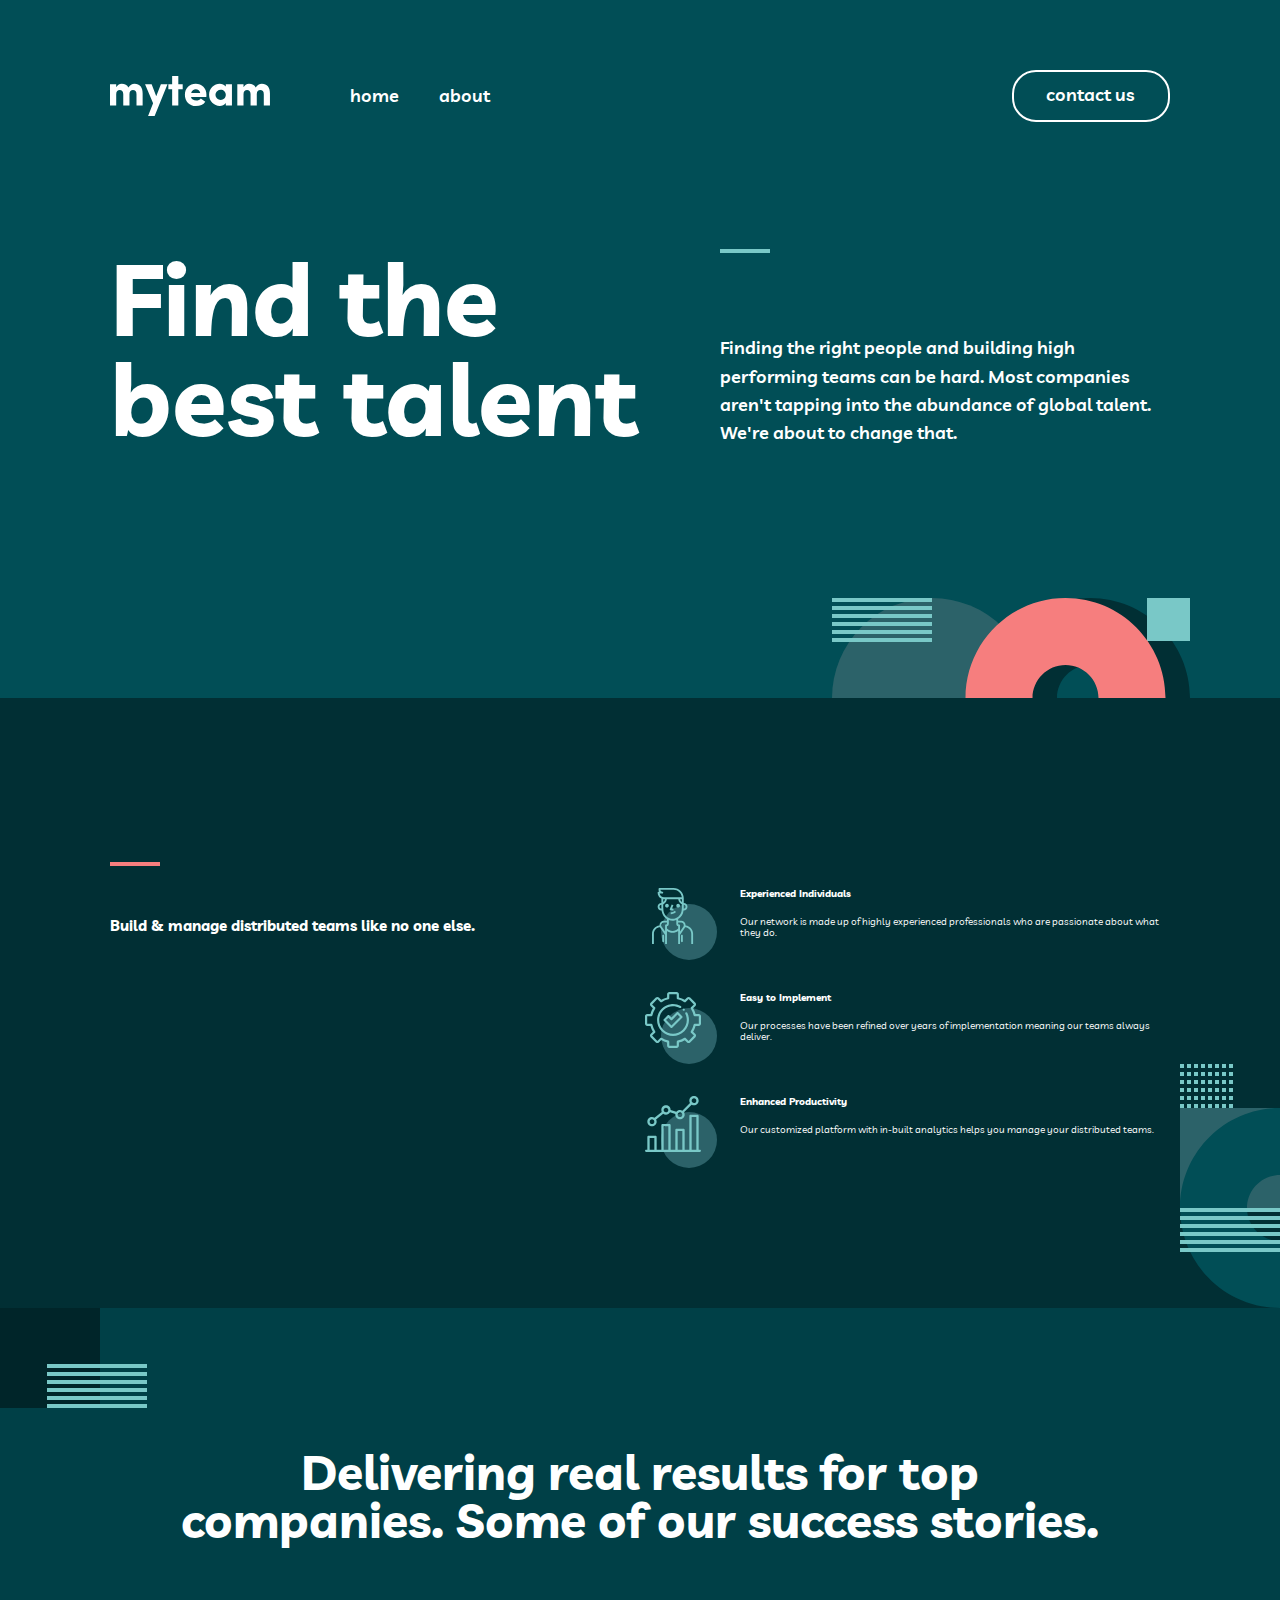
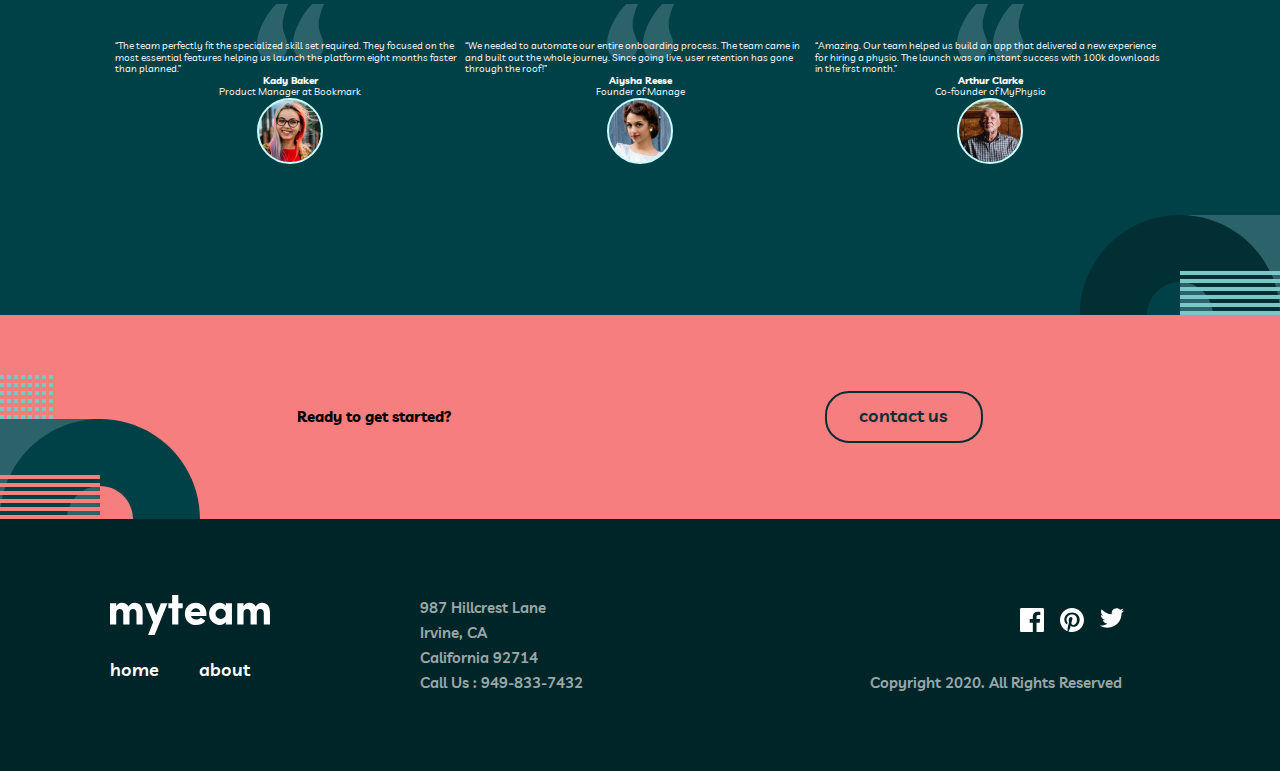
<file: index.html>
<!DOCTYPE html>
<html lang="en">
  <head>
    <meta charset="UTF-8" />
    <meta name="viewport" content="width=device-width, initial-scale=1.0" />
    <title>My Team | Home</title>
    <link rel="stylesheet" href="css/style.css" />
  </head>
  <body>
    <!-- HEADER -->
    <header class="header">
      <div class="header-container container">
        <a href="index.html" class="logo">
          <img src="./images/svg/logo.svg" alt="" />
        </a>
        <div class="header-inner-wrapper">
          <button class="header-inner-wrapper-btn">
            <img
              class="header-inner-wrapper-btn-img"
              src="./images/svg/close-btn.svg"
              alt=""
              width="16"
              height="16"
            />
          </button>
          <ul class="header-list">
            <li class="header-item">
              <a href="#" class="header-link">home</a>
            </li>
            <li class="header-item">
              <a href="./pages/about/about.html" class="header-link">about</a>
            </li>
          </ul>
          <button class="header-btn btn">contact us</button>
        </div>
        <button class="header-toggle-btn">
          <img src="./images/svg/header-white-icon.svg" alt="" />
        </button>
      </div>
    </header>
    <!-- MAIN -->
    <main class="main">
      <section class="hero">
        <div class="hero-inside inside">
          <div class="hero-container container">
            <h1 class="hero-heading">Find the best <span>talent</span></h1>
            <div class="hero-right">
              <p class="hero-paragraph">
                Finding the right people and building high performing teams can
                be hard. Most companies aren't tapping into the abundance of
                global talent. We're about to change that.
              </p>
            </div>
          </div>
        </div>
      </section>
      <section class="team">
        <div class="team-inside inside">
          <div class="team-container container">
            <div class="team-left">
              <h2>Build & manage distributed teams like no one else.</h2>
            </div>
            <div class="team-right">
              <div class="team-card">
                <div class="team-card-img">
                  <img src="./images/svg/icon-feature-experience.svg" alt="" />
                </div>
                <div class="team-card-text">
                  <h4>Experienced Individuals</h4>
                  <p>
                    Our network is made up of highly experienced professionals
                    who are passionate about what they do.
                  </p>
                </div>
              </div>
              <div class="team-card">
                <div class="team-card-img">
                  <img
                    src="./images/svg/icon-feature-implementation.svg"
                    alt=""
                  />
                </div>
                <div class="team-card-text">
                  <h4>Easy to Implement</h4>
                  <p>
                    Our processes have been refined over years of implementation
                    meaning our teams always deliver.
                  </p>
                </div>
              </div>
              <div class="team-card">
                <div class="team-card-img">
                  <img
                    src="./images/svg/icon-feature-productivity.svg"
                    alt=""
                  />
                </div>
                <div class="team-card-text">
                  <h4>Enhanced Productivity</h4>
                  <p>
                    Our customized platform with in-built analytics helps you
                    manage your distributed teams.
                  </p>
                </div>
              </div>
            </div>
          </div>
        </div>
      </section>
      <section class="success">
        <div class="success-inside inside">
          <div class="success-container container">
            <h2 class="success-heading">
              Delivering real results for top companies. Some of our
              <span> success stories.</span>
            </h2>
            <div class="success-cards-container">
              <div class="success-card">
                <p>
                  “The team perfectly fit the specialized skill set required.
                  They focused on the most essential features helping us launch
                  the platform eight months faster than planned.”
                </p>
                <h4>Kady Baker</h4>
                <span>Product Manager at Bookmark</span>
                <img src="./images/svg/success-card-icon-1.svg" alt="" />
              </div>
              <div class="success-card">
                <p>
                  “We needed to automate our entire onboarding process. The team
                  came in and built out the whole journey. Since going live,
                  user retention has gone through the roof!”
                </p>
                <h4>Aiysha Reese</h4>
                <span>Founder of Manage</span>
                <img src="./images/svg/success-card-icon-2.svg" alt="" />
              </div>
              <div class="success-card">
                <p>
                  “Amazing. Our team helped us build an app that delivered a new
                  experience for hiring a physio. The launch was an instant
                  success with 100k downloads in the first month.”
                </p>
                <h4>Arthur Clarke</h4>
                <span>Co-founder of MyPhysio</span>
                <img src="./images/svg/success-card-icon-3.svg" alt="" />
              </div>
            </div>
          </div>
        </div>
      </section>
    </main>
    <!-- FOOTER -->
    <footer class="footer">
      <div class="footer-top-inside inside">
        <div class="footer-top container">
          <h2>Ready to get started?</h2>
          <button class="footer-btn btn">contact us</button>
        </div>
      </div>
      <div class="footer-bottom container">
        <a class="footer-logo" href="index.html"
          ><img src="./images/svg/logo.svg" alt=""
        /></a>
        <ul class="footer-list">
          <li class="footer-item">
            <a class="footer-link" href="index.html">home</a>
          </li>
          <li class="footer-item">
            <a class="footer-link" href="#">about</a>
          </li>
        </ul>
        <span class="footer-place footer-place-1">987 Hillcrest Lane</span>
        <span class="footer-place footer-place-2">Irvine, CA</span>
        <span class="footer-place footer-place-3">California 92714</span>
        <span class="footer-place footer-place-4">Call Us : 949-833-7432</span>
        <ul class="footer-social-medias-container">
          <li class="footer-social-media">
            <a href="#">
              <svg
                width="24"
                height="24"
                viewBox="0 0 24 24"
                fill="none"
                xmlns="http://www.w3.org/2000/svg"
              >
                <path
                  d="M22.675 0H1.325C0.593 0 0 0.593 0 1.325V22.676C0 23.407 0.593 24 1.325 24H12.82V14.706H9.692V11.084H12.82V8.413C12.82 5.313 14.713 3.625 17.479 3.625C18.804 3.625 19.942 3.724 20.274 3.768V7.008L18.356 7.009C16.852 7.009 16.561 7.724 16.561 8.772V11.085H20.148L19.681 14.707H16.561V24H22.677C23.407 24 24 23.407 24 22.675V1.325C24 0.593 23.407 0 22.675 0Z"
                  fill="white"
                />
              </svg>
            </a>
          </li>
          <li class="footer-social-media">
            <a href="#">
              <svg
                width="24"
                height="24"
                viewBox="0 0 24 24"
                fill="none"
                xmlns="http://www.w3.org/2000/svg"
              >
                <path
                  d="M12 0C5.373 0 0 5.372 0 12C0 17.084 3.163 21.426 7.627 23.174C7.522 22.225 7.427 20.769 7.669 19.733C7.887 18.796 9.076 13.768 9.076 13.768C9.076 13.768 8.717 13.049 8.717 11.986C8.717 10.318 9.684 9.072 10.888 9.072C11.911 9.072 12.406 9.841 12.406 10.762C12.406 11.791 11.751 13.33 11.412 14.757C11.129 15.951 12.011 16.926 13.189 16.926C15.322 16.926 16.961 14.677 16.961 11.431C16.961 8.558 14.897 6.549 11.949 6.549C8.535 6.549 6.531 9.11 6.531 11.756C6.531 12.787 6.928 13.894 7.424 14.494C7.522 14.613 7.536 14.718 7.507 14.839L7.174 16.199C7.121 16.419 7 16.466 6.772 16.36C5.273 15.662 4.336 13.471 4.336 11.711C4.336 7.926 7.086 4.449 12.265 4.449C16.428 4.449 19.663 7.416 19.663 11.38C19.663 15.516 17.056 18.844 13.436 18.844C12.22 18.844 11.077 18.213 10.686 17.466L9.938 20.319C9.667 21.362 8.936 22.669 8.446 23.465C9.57 23.812 10.763 24 12 24C18.627 24 24 18.627 24 12C24 5.372 18.627 0 12 0Z"
                  fill="white"
                />
              </svg>
            </a>
          </li>
          <li class="footer-social-media">
            <a href="#">
              <svg
                width="24"
                height="20"
                viewBox="0 0 24 20"
                fill="none"
                xmlns="http://www.w3.org/2000/svg"
              >
                <path
                  d="M24 2.55699C23.117 2.94899 22.168 3.21299 21.172 3.33199C22.189 2.72299 22.97 1.75799 23.337 0.607986C22.386 1.17199 21.332 1.58199 20.21 1.80299C19.313 0.845986 18.032 0.247986 16.616 0.247986C13.437 0.247986 11.101 3.21399 11.819 6.29299C7.728 6.08799 4.1 4.12799 1.671 1.14899C0.381 3.36199 1.002 6.25699 3.194 7.72299C2.388 7.69699 1.628 7.47599 0.965 7.10699C0.911 9.38799 2.546 11.522 4.914 11.997C4.221 12.185 3.462 12.229 2.69 12.081C3.316 14.037 5.134 15.46 7.29 15.5C5.22 17.123 2.612 17.848 0 17.54C2.179 18.937 4.768 19.752 7.548 19.752C16.69 19.752 21.855 12.031 21.543 5.10599C22.505 4.41099 23.34 3.54399 24 2.55699Z"
                  fill="white"
                />
              </svg>
            </a>
          </li>
        </ul>
        <span class="footer-copyright">
          Copyright 2020. All Rights Reserved
        </span>
      </div>
    </footer>
    <script src="./js/app.js"></script>
  </body>
</html>
</file>
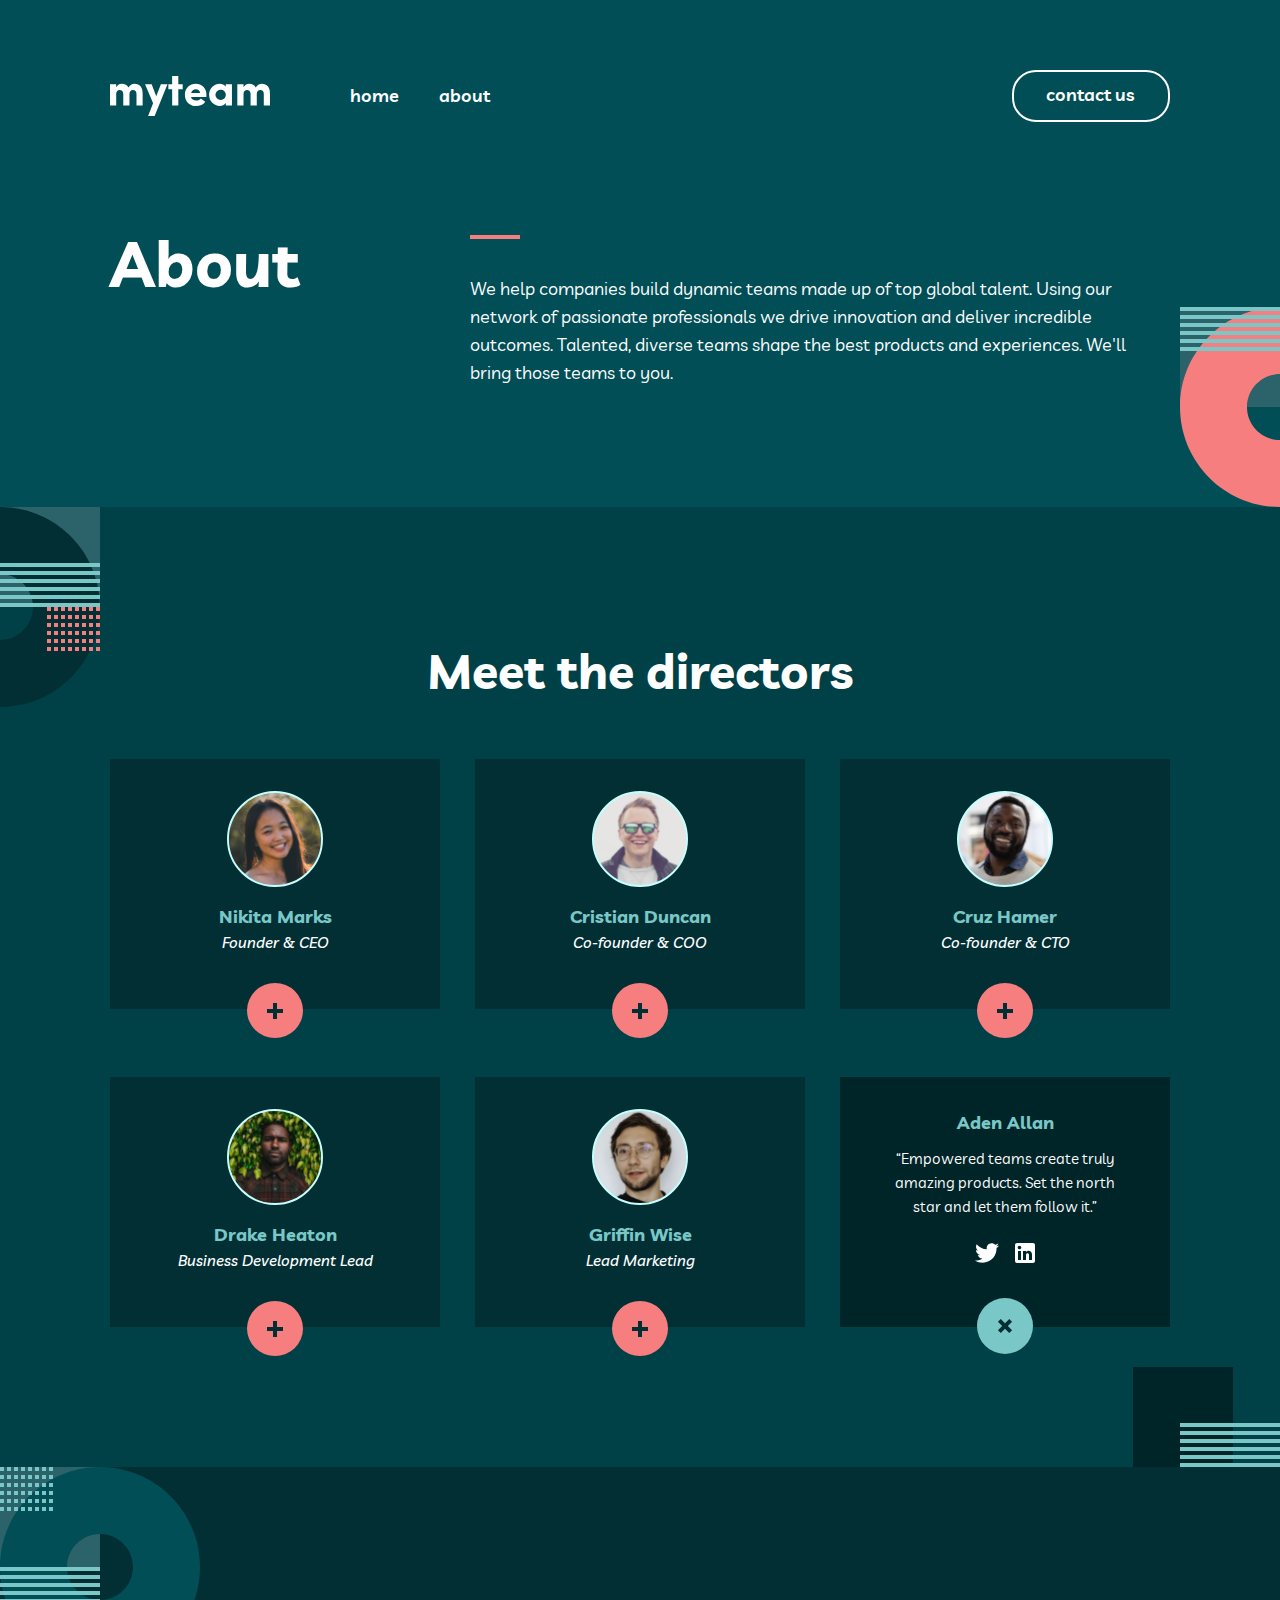
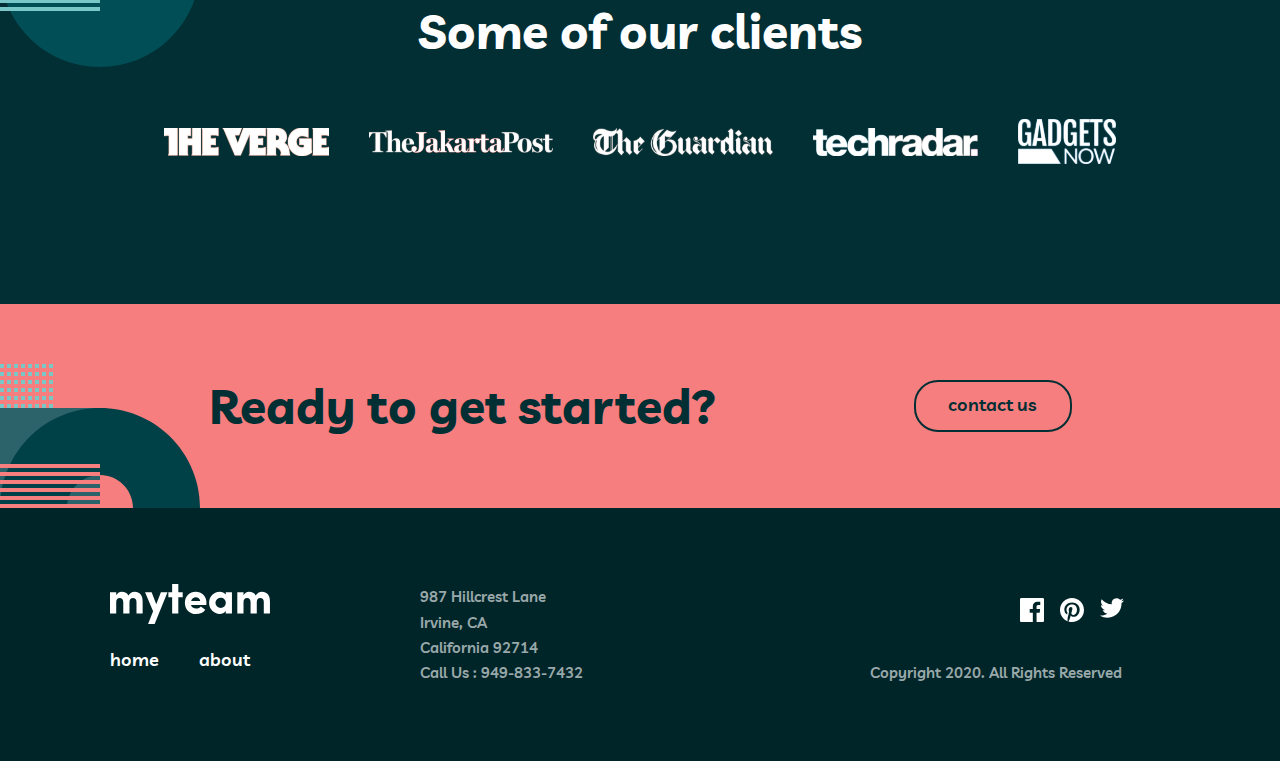
<file: pages/about/about.html>
<!DOCTYPE html>
<html lang="en">
  <head>
    <meta charset="UTF-8" />
    <meta name="viewport" content="width=device-width, initial-scale=1.0" />
    <title>My Team | About</title>
    <link rel="stylesheet" href="about.css" />
  </head>
  <body>
    <!-- HEADER -->
    <header class="header">
      <div class="header-container container">
        <a href="../../index.html" class="logo">
          <img src="../../images/svg/logo.svg" alt="" />
        </a>
        <div class="header-inner-wrapper">
          <button class="header-inner-wrapper-btn">
            <img
              class="header-inner-wrapper-btn-img"
              src="../../images/svg/close-btn.svg"
              alt=""
              width="16"
              height="16"
            />
          </button>
          <ul class="header-list">
            <li class="header-item">
              <a href="../../index.html" class="header-link">home</a>
            </li>
            <li class="header-item">
              <a href="./about.html" class="header-link">about</a>
            </li>
          </ul>
          <a class="header-btn btn" href="../contact/contact.html"
            >contact us</a
          >
        </div>
        <button class="header-toggle-btn">
          <img src="../../images/svg/header-white-icon.svg" alt="" />
        </button>
      </div>
    </header>
    <!-- MAIN -->
    <main class="main">
      <section class="hero">
        <div class="hero-inside inside">
          <div class="hero-container container">
            <h2 class="hero-heading">About</h2>
            <div class="hero-right">
              <p class="hero-paragraph">
                We help companies build dynamic teams made up of top global
                talent. Using our network of passionate professionals we drive
                innovation and deliver incredible outcomes. Talented, diverse
                teams shape the best products and experiences. We'll bring those
                teams to you.
              </p>
            </div>
          </div>
        </div>
      </section>
      <section class="directors">
        <div class="directors-inside inside">
          <div class="directors-container container">
            <h2 class="directors-heading">Meet the directors</h2>
            <div class="directors-cards-container">
              <div class="directors-card">
                <img
                  class="directors-card-image"
                  src="../../images/svg/directors-image-1.svg"
                  alt=""
                />
                <h4 class="directors-card-heading">Nikita Marks</h4>
                <p class="directors-card-paragraph">Founder & CEO</p>
                <div class="plus-block">
                  <img
                    class="plus-block-image"
                    src="../../images/svg/plus-shape.svg"
                    alt=""
                  />
                </div>
              </div>
              <div class="directors-card">
                <img
                  class="directors-card-image"
                  src="../../images/svg/directors-image-2.svg"
                  alt=""
                />
                <h4 class="directors-card-heading">Cristian Duncan</h4>
                <p class="directors-card-paragraph">Co-founder & COO</p>
                <div class="plus-block">
                  <img
                    class="plus-block-image"
                    src="../../images/svg/plus-shape.svg"
                    alt=""
                  />
                </div>
              </div>
              <div class="directors-card">
                <img
                  class="directors-card-image"
                  src="../../images/svg/directors-image-3.svg"
                  alt=""
                />
                <h4 class="directors-card-heading">Cruz Hamer</h4>
                <p class="directors-card-paragraph">Co-founder & CTO</p>
                <div class="plus-block">
                  <img
                    class="plus-block-image"
                    src="../../images/svg/plus-shape.svg"
                    alt=""
                  />
                </div>
              </div>
              <div class="directors-card">
                <img
                  class="directors-card-image"
                  src="../../images/svg/directors-image-4.svg"
                  alt=""
                />
                <h4 class="directors-card-heading">Drake Heaton</h4>
                <p class="directors-card-paragraph">
                  Business Development Lead
                </p>
                <div class="plus-block">
                  <img
                    class="plus-block-image"
                    src="../../images/svg/plus-shape.svg"
                    alt=""
                  />
                </div>
              </div>
              <div class="directors-card">
                <img
                  class="directors-card-image"
                  src="../../images/svg/directors-image-5.svg"
                  alt=""
                />
                <h4 class="directors-card-heading">Griffin Wise</h4>
                <p class="directors-card-paragraph">Lead Marketing</p>
                <div class="plus-block">
                  <img
                    class="plus-block-image"
                    src="../../images/svg/plus-shape.svg"
                    alt=""
                  />
                </div>
              </div>
              <div class="directors-card-text">
                <h4 class="directors-card-text-heading">Aden Allan</h4>
                <p class="directors-card-text-paragraph">
                  “Empowered teams create truly amazing products. Set the north
                  star and let them follow it.”
                </p>
                <div class="directors-card-social-medias">
                  <svg
                    class="svg"
                    width="24"
                    height="20"
                    viewBox="0 0 24 20"
                    fill="none"
                    xmlns="http://www.w3.org/2000/svg"
                  >
                    <path
                      d="M24 2.55699C23.117 2.94899 22.168 3.21299 21.172 3.33199C22.189 2.72299 22.97 1.75799 23.337 0.607986C22.386 1.17199 21.332 1.58199 20.21 1.80299C19.313 0.845986 18.032 0.247986 16.616 0.247986C13.437 0.247986 11.101 3.21399 11.819 6.29299C7.728 6.08799 4.1 4.12799 1.671 1.14899C0.381 3.36199 1.002 6.25699 3.194 7.72299C2.388 7.69699 1.628 7.47599 0.965 7.10699C0.911 9.38799 2.546 11.522 4.914 11.997C4.221 12.185 3.462 12.229 2.69 12.081C3.316 14.037 5.134 15.46 7.29 15.5C5.22 17.123 2.612 17.848 0 17.54C2.179 18.937 4.768 19.752 7.548 19.752C16.69 19.752 21.855 12.031 21.543 5.10599C22.505 4.41099 23.34 3.54399 24 2.55699Z"
                      fill="white"
                    />
                  </svg>
                  <svg
                    class="svg"
                    width="20"
                    height="20"
                    viewBox="0 0 20 20"
                    fill="none"
                    xmlns="http://www.w3.org/2000/svg"
                  >
                    <path
                      fill-rule="evenodd"
                      clip-rule="evenodd"
                      d="M2 0H18C19.1 0 20 0.9 20 2V18C20 19.1 19.1 20 18 20H2C0.9 20 0 19.1 0 18V2C0 0.9 0.9 0 2 0ZM6 17V8H3V17H6ZM4.5 6.3C3.5 6.3 2.7 5.5 2.7 4.5C2.7 3.5 3.5 2.7 4.5 2.7C5.5 2.7 6.3 3.5 6.3 4.5C6.3 5.5 5.5 6.3 4.5 6.3ZM14 17H17V11.3C17 9.4 15.4 7.8 13.5 7.8C12.6 7.8 11.5 8.4 11 9.2V8H8V17H11V11.7C11 10.9 11.7 10.2 12.5 10.2C13.3 10.2 14 10.9 14 11.7V17Z"
                      fill="white"
                    />
                  </svg>
                </div>
                <div class="plus-block-text">
                  <img src="../../images/svg/krivoy-plus.svg" alt="" />
                </div>
              </div>
            </div>
          </div>
        </div>
      </section>
      <section class="clients">
        <div class="clients-container container">
          <h2 class="clients-heaing">Some of our clients</h2>
          <div class="clients-images-container">
            <img src="../../images/svg/client-1.svg" alt="" />
            <img src="../../images/svg/client-2.svg" alt="" />
            <img src="../../images/svg/client-3.svg" alt="" />
            <img src="../../images/svg/client-4.svg" alt="" />
            <img src="../../images/svg/client-5.svg" alt="" />
          </div>
        </div>
      </section>
    </main>
    <!-- FOOTER -->
    <footer class="footer">
      <div class="footer-top-inside inside">
        <div class="footer-top container">
          <h2 class="footer-top-heading">Ready to get started?</h2>
          <a href="../contact/contact.html" class="footer-btn btn"
            >contact us</a
          >
        </div>
      </div>
      <div class="footer-bottom container">
        <a class="footer-logo" href="../../index.html"
          ><img src="../../images/svg/logo.svg" alt=""
        /></a>
        <ul class="footer-list">
          <li class="footer-item">
            <a class="footer-link" href="../../index.html">home</a>
          </li>
          <li class="footer-item">
            <a class="footer-link" href="./about.html">about</a>
          </li>
        </ul>
        <span class="footer-place footer-place-1">987 Hillcrest Lane</span>
        <span class="footer-place footer-place-2">Irvine, CA</span>
        <span class="footer-place footer-place-3">California 92714</span>
        <span class="footer-place footer-place-4">Call Us : 949-833-7432</span>
        <ul class="footer-social-medias-container">
          <li class="footer-social-media">
            <a href="#">
              <svg
                width="24"
                height="24"
                viewBox="0 0 24 24"
                fill="none"
                xmlns="http://www.w3.org/2000/svg"
              >
                <path
                  d="M22.675 0H1.325C0.593 0 0 0.593 0 1.325V22.676C0 23.407 0.593 24 1.325 24H12.82V14.706H9.692V11.084H12.82V8.413C12.82 5.313 14.713 3.625 17.479 3.625C18.804 3.625 19.942 3.724 20.274 3.768V7.008L18.356 7.009C16.852 7.009 16.561 7.724 16.561 8.772V11.085H20.148L19.681 14.707H16.561V24H22.677C23.407 24 24 23.407 24 22.675V1.325C24 0.593 23.407 0 22.675 0Z"
                  fill="white"
                />
              </svg>
            </a>
          </li>
          <li class="footer-social-media">
            <a href="#">
              <svg
                width="24"
                height="24"
                viewBox="0 0 24 24"
                fill="none"
                xmlns="http://www.w3.org/2000/svg"
              >
                <path
                  d="M12 0C5.373 0 0 5.372 0 12C0 17.084 3.163 21.426 7.627 23.174C7.522 22.225 7.427 20.769 7.669 19.733C7.887 18.796 9.076 13.768 9.076 13.768C9.076 13.768 8.717 13.049 8.717 11.986C8.717 10.318 9.684 9.072 10.888 9.072C11.911 9.072 12.406 9.841 12.406 10.762C12.406 11.791 11.751 13.33 11.412 14.757C11.129 15.951 12.011 16.926 13.189 16.926C15.322 16.926 16.961 14.677 16.961 11.431C16.961 8.558 14.897 6.549 11.949 6.549C8.535 6.549 6.531 9.11 6.531 11.756C6.531 12.787 6.928 13.894 7.424 14.494C7.522 14.613 7.536 14.718 7.507 14.839L7.174 16.199C7.121 16.419 7 16.466 6.772 16.36C5.273 15.662 4.336 13.471 4.336 11.711C4.336 7.926 7.086 4.449 12.265 4.449C16.428 4.449 19.663 7.416 19.663 11.38C19.663 15.516 17.056 18.844 13.436 18.844C12.22 18.844 11.077 18.213 10.686 17.466L9.938 20.319C9.667 21.362 8.936 22.669 8.446 23.465C9.57 23.812 10.763 24 12 24C18.627 24 24 18.627 24 12C24 5.372 18.627 0 12 0Z"
                  fill="white"
                />
              </svg>
            </a>
          </li>
          <li class="footer-social-media">
            <a href="#">
              <svg
                width="24"
                height="20"
                viewBox="0 0 24 20"
                fill="none"
                xmlns="http://www.w3.org/2000/svg"
              >
                <path
                  d="M24 2.55699C23.117 2.94899 22.168 3.21299 21.172 3.33199C22.189 2.72299 22.97 1.75799 23.337 0.607986C22.386 1.17199 21.332 1.58199 20.21 1.80299C19.313 0.845986 18.032 0.247986 16.616 0.247986C13.437 0.247986 11.101 3.21399 11.819 6.29299C7.728 6.08799 4.1 4.12799 1.671 1.14899C0.381 3.36199 1.002 6.25699 3.194 7.72299C2.388 7.69699 1.628 7.47599 0.965 7.10699C0.911 9.38799 2.546 11.522 4.914 11.997C4.221 12.185 3.462 12.229 2.69 12.081C3.316 14.037 5.134 15.46 7.29 15.5C5.22 17.123 2.612 17.848 0 17.54C2.179 18.937 4.768 19.752 7.548 19.752C16.69 19.752 21.855 12.031 21.543 5.10599C22.505 4.41099 23.34 3.54399 24 2.55699Z"
                  fill="white"
                />
              </svg>
            </a>
          </li>
        </ul>
        <span class="footer-copyright">
          Copyright 2020. All Rights Reserved
        </span>
      </div>
    </footer>
    <script src="../../js/app.js"></script>
  </body>
</html>
</file>
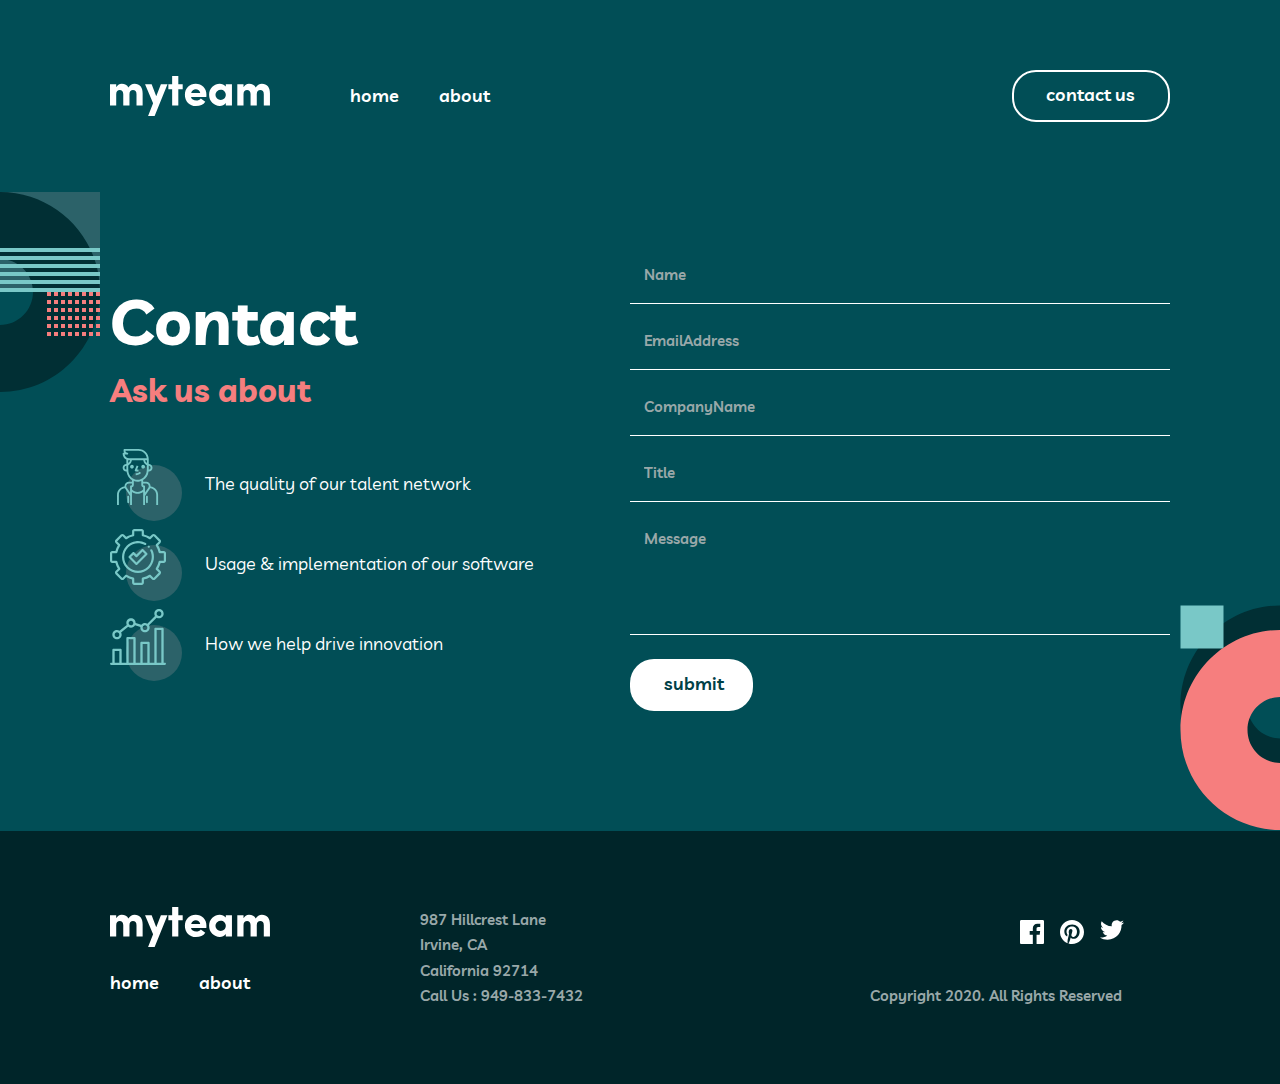
<file: pages/contact/contact.html>
<!DOCTYPE html>
<html lang="en">
  <head>
    <meta charset="UTF-8" />
    <meta name="viewport" content="width=device-width, initial-scale=1.0" />
    <title>My Team | Contact</title>
    <link rel="stylesheet" href="./contact.css  " />
  </head>
  <body>
    <!-- HEADER -->
    <header class="header">
      <div class="header-container container">
        <a href="../../index.html" class="logo">
          <img src="../../images/svg/logo.svg" alt="" />
        </a>
        <div class="header-inner-wrapper">
          <button class="header-inner-wrapper-btn">
            <img
              class="header-inner-wrapper-btn-img"
              src="../../images/svg/close-btn.svg"
              alt=""
              width="16"
              height="16"
            />
          </button>
          <ul class="header-list">
            <li class="header-item">
              <a href="../../index.html" class="header-link">home</a>
            </li>
            <li class="header-item">
              <a href="../about/about.html" class="header-link">about</a>
            </li>
          </ul>
          <a class="header-btn btn" href="./contact.html">contact us</a>
        </div>
        <button class="header-toggle-btn">
          <img src="../../images/svg/header-white-icon.svg" alt="" />
        </button>
      </div>
    </header>
    <!-- MAIN -->
    <main class="main">
      <section class="hero">
        <div class="hero-container container">
          <div class="hero-left">
            <h2 class="hero-heading">Contact</h2>
            <h4 class="hero-heading-h4">Ask us about</h4>
            <div class="hero-cards-container">
              <div class="card">
                <img
                  src="../../images/svg/icon-feature-experience.svg"
                  alt=""
                />
                <p class="card-paragraph">The quality of our talent network</p>
              </div>
              <div class="card">
                <img
                  src="../../images/svg/icon-feature-implementation.svg"
                  alt=""
                />
                <p class="card-paragraph">Usage & implementation of our software</p>
              </div>
              <div class="card">
                <img
                  src="../../images/svg/icon-feature-productivity.svg"
                  alt=""
                />
                <p class="card-paragraph">How we help drive innovation</p>
              </div>
            </div>
          </div>
          <form class="hero-form">
            <input class="input" type="text" placeholder="Name" />
            <input class="input" type="email" placeholder="EmailAddress" />
            <input class="input" type="text" placeholder="CompanyName" />
            <input class="input" type="text" placeholder="Title" />
            <textarea class="textarea" placeholder="Message"></textarea>
            <button class="send btn">submit</button>
          </form>
        </div>
      </section>
    </main>
    <!-- FOOTER -->
    <footer class="footer">
      <div class="footer-bottom container">
        <a class="footer-logo" href="../../index.html"
          ><img src="../../images/svg/logo.svg" alt=""
        /></a>
        <ul class="footer-list">
          <li class="footer-item">
            <a class="footer-link" href="../../index.html">home</a>
          </li>
          <li class="footer-item">
            <a class="footer-link" href="../about/about.html">about</a>
          </li>
        </ul>
        <span class="footer-place footer-place-1">987 Hillcrest Lane</span>
        <span class="footer-place footer-place-2">Irvine, CA</span>
        <span class="footer-place footer-place-3">California 92714</span>
        <span class="footer-place footer-place-4">Call Us : 949-833-7432</span>
        <ul class="footer-social-medias-container">
          <li class="footer-social-media">
            <a href="#">
              <svg
                width="24"
                height="24"
                viewBox="0 0 24 24"
                fill="none"
                xmlns="http://www.w3.org/2000/svg"
              >
                <path
                  d="M22.675 0H1.325C0.593 0 0 0.593 0 1.325V22.676C0 23.407 0.593 24 1.325 24H12.82V14.706H9.692V11.084H12.82V8.413C12.82 5.313 14.713 3.625 17.479 3.625C18.804 3.625 19.942 3.724 20.274 3.768V7.008L18.356 7.009C16.852 7.009 16.561 7.724 16.561 8.772V11.085H20.148L19.681 14.707H16.561V24H22.677C23.407 24 24 23.407 24 22.675V1.325C24 0.593 23.407 0 22.675 0Z"
                  fill="white"
                />
              </svg>
            </a>
          </li>
          <li class="footer-social-media">
            <a href="#">
              <svg
                width="24"
                height="24"
                viewBox="0 0 24 24"
                fill="none"
                xmlns="http://www.w3.org/2000/svg"
              >
                <path
                  d="M12 0C5.373 0 0 5.372 0 12C0 17.084 3.163 21.426 7.627 23.174C7.522 22.225 7.427 20.769 7.669 19.733C7.887 18.796 9.076 13.768 9.076 13.768C9.076 13.768 8.717 13.049 8.717 11.986C8.717 10.318 9.684 9.072 10.888 9.072C11.911 9.072 12.406 9.841 12.406 10.762C12.406 11.791 11.751 13.33 11.412 14.757C11.129 15.951 12.011 16.926 13.189 16.926C15.322 16.926 16.961 14.677 16.961 11.431C16.961 8.558 14.897 6.549 11.949 6.549C8.535 6.549 6.531 9.11 6.531 11.756C6.531 12.787 6.928 13.894 7.424 14.494C7.522 14.613 7.536 14.718 7.507 14.839L7.174 16.199C7.121 16.419 7 16.466 6.772 16.36C5.273 15.662 4.336 13.471 4.336 11.711C4.336 7.926 7.086 4.449 12.265 4.449C16.428 4.449 19.663 7.416 19.663 11.38C19.663 15.516 17.056 18.844 13.436 18.844C12.22 18.844 11.077 18.213 10.686 17.466L9.938 20.319C9.667 21.362 8.936 22.669 8.446 23.465C9.57 23.812 10.763 24 12 24C18.627 24 24 18.627 24 12C24 5.372 18.627 0 12 0Z"
                  fill="white"
                />
              </svg>
            </a>
          </li>
          <li class="footer-social-media">
            <a href="#">
              <svg
                width="24"
                height="20"
                viewBox="0 0 24 20"
                fill="none"
                xmlns="http://www.w3.org/2000/svg"
              >
                <path
                  d="M24 2.55699C23.117 2.94899 22.168 3.21299 21.172 3.33199C22.189 2.72299 22.97 1.75799 23.337 0.607986C22.386 1.17199 21.332 1.58199 20.21 1.80299C19.313 0.845986 18.032 0.247986 16.616 0.247986C13.437 0.247986 11.101 3.21399 11.819 6.29299C7.728 6.08799 4.1 4.12799 1.671 1.14899C0.381 3.36199 1.002 6.25699 3.194 7.72299C2.388 7.69699 1.628 7.47599 0.965 7.10699C0.911 9.38799 2.546 11.522 4.914 11.997C4.221 12.185 3.462 12.229 2.69 12.081C3.316 14.037 5.134 15.46 7.29 15.5C5.22 17.123 2.612 17.848 0 17.54C2.179 18.937 4.768 19.752 7.548 19.752C16.69 19.752 21.855 12.031 21.543 5.10599C22.505 4.41099 23.34 3.54399 24 2.55699Z"
                  fill="white"
                />
              </svg>
            </a>
          </li>
        </ul>
        <span class="footer-copyright">
          Copyright 2020. All Rights Reserved
        </span>
      </div>
    </footer>
    <script src="../../js/app.js"></script>
  </body>
</html>
</file>
<file: css/style.css>
@import "./global.css";

/* MAIN */

.main {
  flex-grow: 1;
}

.hero {
  background-color: var(--primary-midnight-green);
}

.hero-inside {
  background-image: url(../images/svg/hero-bg.svg);
  background-repeat: no-repeat;
  background-position-y: 6rem;
}

.hero-container {
  display: flex;
  align-items: center;
  justify-content: space-between;
  padding-top: 5.6rem;
  padding-bottom: 25rem;
  color: var(--primary-white);
  background-image: url(../images/svg/hero-bg-2.svg);
  background-repeat: no-repeat;
  background-position: bottom right;
}

.hero-heading {
  font-weight: 700;
  font-size: var(--h1-large-size);
  line-height: var(--h1-large-line);
  max-width: 700px;
  width: 100%;

  .hero-heading-span {
    color: var(--primary-light-coral);
  }
}

.hero-right {
  background-image: url(../images/svg/hero-right-line.svg);
  background-repeat: no-repeat;
  background-position: top left;
  padding-top: 8.5rem;
  max-width: 450px;
  width: 100%;

  .hero-paragraph {
    font-size: var(--main-font-size-1);
    line-height: var(--main-line-height-1);
    font-weight: 600;
    width: 100%;
  }
}

.team {
  background-color: var(--secondary-sacramento-state-green);
}

.team-inside {
  background-image: url(../images/svg/team-bg.svg);
  background-repeat: no-repeat;
  background-position: bottom right;
  padding-top: 19rem;
  padding-bottom: 14rem;
}

.team-container {
  display: flex;
  align-items: center;
  justify-content: space-between;
  color: var(--primary-white);
}

.team-left {
  padding-top: 5.5rem;
  background-image: url(../images/svg/team-left-line.svg);
  background-repeat: no-repeat;
  background-position: top left;
  max-width: 445px;
  width: 100%;
  margin-top: -26rem;

  .team-heading {
    font-weight: 700;
    font-size: var(--h2-size);
    line-height: var(--h2-line);
  }
}

.team-right {
  display: flex;
  flex-direction: column;
  row-gap: 3.2rem;
  max-width: 525px;
}

.team-card {
  display: flex;
  align-items: start;
  column-gap: 2.3rem;
}

.team-card-img {
  width: 72px;
  height: 72px;

  img {
    width: 72px;
  }
}

.team-card-text {
  display: flex;
  flex-direction: column;
  row-gap: 1.6rem;

  .team-card-text-heading {
    font-weight: 700;
    font-size: var(--main-font-size-1);
    line-height: var(--main-line-height-1);
    color: var(--primary-light-coral);
  }

  .team-card-text-paragraph {
    font-weight: 600;
    font-size: var(--main-font-size-2);
    line-height: var(--main-line-height-2);
    color: var(--secondary-light-grey);
  }
}

.success {
  background-color: var(--secondary-deep-jungle-green);
}

.success-inside {
  background-image: url(../images/svg/success-bg.svg),
    url(../images/svg/success-bg-2.svg);

  background-repeat: no-repeat;
  background-position: top left, bottom right;
  padding-top: 14rem;
  padding-bottom: 14rem;
}

.success-container {
  display: flex;
  flex-direction: column;
  align-items: center;
  row-gap: 6rem;
  color: var(--primary-white);
}

.success-heading {
  font-size: var(--h2-size);
  line-height: var(--h2-line);
  font-weight: 700;
  text-align: center;
  max-width: 932px;
  width: 100%;

  .success-heading-span {
    color: var(--secondary-rapture-blue);
  }
}

.success-cards-container {
  display: flex;
  align-items: center;
  justify-content: space-between;
}

.success-card {
  width: 100%;
  max-width: 350px;
  display: flex;
  flex-direction: column;
  align-items: center;
  padding-top: 3.6rem;
  padding-bottom: 1.1rem;
  background-image: url(../images/svg/success-card-bg.svg);
  background-repeat: no-repeat;
  background-position: center top;

  .success-card-paragraph {
    font-size: var(--main-font-size-2);
    line-height: var(--main-line-height-2);
    font-weight: 600;
    text-align: center;
    margin-bottom: 2.4rem;
  }

  .success-card-heading {
    font-size: var(--main-font-size-1);
    line-height: var(--main-line-height-1);
    font-weight: 700;
    color: var(--secondary-rapture-blue);
  }

  .success-card-span {
    font-size: 1.3rem;
    line-height: 1.38;
    font-style: italic;
    font-weight: 500;
    text-align: center;
    margin-top: 0.2rem;
    margin-bottom: 3.2rem;
  }

  .success-card-img {
    max-width: 62px;
    max-height: 62px;
  }
}

@media (max-width: 1300px) {
  .hero-inside {
    background-image: none;
  }
}

@media (max-width: 1100px) {
  .hero-container {
    flex-direction: column;
    background-position: center bottom;
  }

  .hero-heading {
    text-align: center;
    width: 350px;
    font-size: var(--h1-small-size);
    line-height: var(--h1-small-line);
  }

  .hero-right {
    background-image: none;
    max-width: 550px;
    margin-top: -5rem;
  }

  .hero-paragraph {
    text-align: center;
    font-size: var(--main-font-size-2);
    line-height: var(--main-line-height-2);
  }

  .team-inside {
    background-position: top right;
    padding-top: 6.4rem;
    padding-bottom: 6.4rem;
  }

  .team-container {
    flex-direction: column;
    align-items: center;
    row-gap: 6.4rem;
  }

  .team-left {
    margin-top: 0;
    max-width: 573px;

    h2 {
      font-size: 3.2rem;
      line-height: 1;
      max-width: 445px;
      width: 100%;
    }
  }

  .team-right {
    max-width: 573px;
  }

  .success-heading {
    font-size: 3.2rem;
    line-height: 1;
    max-width: 480px;
  }

  .success-cards-container {
    flex-direction: column;
  }

  .success-card {
    max-width: 573px;
  }
}

@media (max-width: 550px) {
  .hero-heading {
    font-size: 4rem;
    line-height: 1;
    max-width: 240px;
  }

  .hero-paragraph {
    font-size: var(--main-font-size-2);
    line-height: var(--main-line-height-2);
  }

  .team-right {
    row-gap: 4.6rem;
  }

  .team-container {
    align-items: start;
  }

  .team-left {
    max-width: 240px;
  }

  .team-card {
    flex-direction: column;
    align-items: center;
  }

  .team-card-text > h4,
  p {
    text-align: center;
  }

  .success-cards-container {
    row-gap: 4.6rem;
  }
}
</file>
<file: pages/about/about.css>
@import "../../css/global.css";

.hero {
  background-color: var(--primary-midnight-green);
}

.hero-inside {
  padding-top: 4.3rem;
  padding-bottom: 12rem;
  background-image: url(../../images/svg/about-hero-bg.svg);
  background-repeat: no-repeat;
  background-position: bottom right;
}

.hero-container {
  display: flex;
  align-items: start;
  justify-content: space-between;
  color: var(--primary-white);

  .hero-heading {
    font-size: var(--h1-small-size);
    line-height: var(--h1-small-line);
    font-weight: 700;
    max-width: 350px;
    width: 100%;
  }
}

.hero-right {
  max-width: 700px;
  width: 100%;
  background-image: url(../../images/svg/about-hero-line.svg);
  background-repeat: no-repeat;
  background-position: top left;
  padding-top: 4rem;
}

.hero-paragraph {
  width: 100%;
  font-size: var(--main-font-size-1);
  line-height: var(--main-line-height-1);
}

.directors {
  background-color: var(--secondary-deep-jungle-green);
}

.directors-inside {
  background-image: url(../../images/svg/about-directors-bg.svg),
    url(../../images/svg/about-directors-bg-2.svg);
  background-position: top left, bottom right;
  background-repeat: no-repeat;
  padding-top: 14rem;
  padding-bottom: 14rem;
}

.directors-container {
  display: flex;
  flex-direction: column;
  row-gap: 6.4rem;
  color: var(--primary-white);

  .directors-heading {
    font-size: var(--h2-size);
    line-height: var(--h2-line);
    text-align: center;
  }
}

.directors-cards-container {
  display: flex;
  align-items: center;
  flex-wrap: wrap;
  justify-content: space-between;
  row-gap: 6.8rem;
}

.directors-card {
  display: flex;
  flex-direction: column;
  align-items: center;
  background-color: var(--secondary-sacramento-state-green);
  padding: 3.2rem 5rem 5.6rem 5rem;
  max-width: 330px;
  width: 100%;
  height: 250px;

  .directors-card-heading {
    font-size: var(--main-font-size-1);
    line-height: var(--main-line-height-1);
    color: var(--secondary-rapture-blue);
    font-weight: 700;
  }

  .directors-card-paragraph {
    font-size: 1.5rem;
    line-height: 1.6;
    font-weight: 500;
    font-style: italic;
    margin-bottom: 2.8rem;
  }
}

.directors-card-image {
  width: 96px;
  height: 96px;
  margin-bottom: 1.6rem;
}

.plus-block {
  display: flex;
  align-items: center;
  justify-content: center;
  width: 56px;
  height: 56px;
  border-radius: 50%;
  background-color: var(--primary-light-coral);
  cursor: pointer;
  transition: 0.3s ease;
  margin-bottom: -8.5rem;

  &:hover {
    background-color: var(--secondary-rapture-blue);
  }

  .plus-block-image {
    max-width: 16px;
  }
}

.directors-card-text {
  display: flex;
  flex-direction: column;
  align-items: center;
  background-color: var(--secondary-dark-green);
  padding: 3.2rem 5rem 5.6rem 5rem;
  max-width: 330px;
  width: 100%;
  height: 250px;

  .directors-card-text-heading {
    font-size: var(--main-font-size-1);
    line-height: var(--main-line-height-1);
    color: var(--secondary-rapture-blue);
    font-weight: 700;
    margin-bottom: 1rem;
  }

  .directors-card-text-paragraph {
    font-size: 1.5rem;
    line-height: 1.6;
    font-weight: 500;
    margin-bottom: 2.4rem;
    text-align: center;
  }
}

.directors-card-social-medias {
  display: flex;
  align-items: center;
  column-gap: 1.6rem;
  margin-bottom: 3.5rem;

  .svg path {
    cursor: pointer;
    transition: 0.3s ease;
  }

  .svg:hover {
    path {
      fill: var(--primary-light-coral);
    }
  }
}

.plus-block-text {
  display: flex;
  align-items: center;
  justify-content: center;
  background-color: var(--secondary-rapture-blue);
  width: 56px;
  height: 56px;
  border-radius: 50%;
  cursor: pointer;
  transition: 0.3s ease;
  margin-bottom: -8.5rem;

  &:hover {
    background-color: var(--primary-light-coral);
  }

  .plus-block-image {
    max-width: 16px;
  }
}

.clients {
  padding-top: 14rem;
  padding-bottom: 14rem;
  background-image: url(../../images/svg/clients-circle-bg.svg);
  background-color: var(--secondary-sacramento-state-green);
  background-repeat: no-repeat;
  background-position: top left;
}

.clients-container {
  display: flex;
  flex-direction: column;
  align-items: center;
  row-gap: 6.4rem;

  .clients-heaing {
    font-size: var(--h2-size);
    line-height: var(--h2-line);
    font-weight: 700;
    color: var(--primary-white);
    text-align: center;
  }
}

.clients-images-container {
  display: flex;
  align-items: center;
  column-gap: 8rem;
}

@media (max-width: 1350px) {
  .clients-images-container {
    column-gap: 4rem;
  }
}

@media (max-width: 1100px) {
  .hero-container {
    flex-direction: column;
    align-items: center;

    .hero-heading {
      text-align: center;
    }
  }

  .hero-right {
    text-align: center;
    background-image: none;
  }

  .directors-container {
    padding-left: 9.5rem;
    padding-right: 9.5rem;

    .directors-heading {
      font-size: 3.2rem;
      line-height: 1;
    }
  }

  .clients-container {
    .clients-heaing {
      font-size: 3.2rem;
      line-height: 1;
    }
  }

  .directors-card,
  .directors-card-text {
    padding-left: 1rem;
    padding-right: 1rem;
    max-width: 280px;
  }

  .clients-images-container > img:nth-child(1) {
    max-width: 100px;
  }

  .clients-images-container > img:nth-child(2) {
    max-width: 114px;
  }

  .clients-images-container > img:nth-child(3) {
    max-width: 112px;
  }

  .clients-images-container > img:nth-child(4) {
    max-width: 103px;
  }

  .clients-images-container > img:nth-child(5) {
    max-width: 61px;
  }
}

@media (max-width: 760px) {
  .container {
    padding-left: 2.4rem;
    padding-right: 2.4rem;
  }

  .hero-inside {
    background-position: bottom -100px right;
  }

  .clients {
    background-position: top -100px left -100px;
  }

  .hero-container > h2 {
    font-size: 4rem;
    line-height: 1;
  }

  .directors-cards-container {
    flex-direction: column;
  }

  .directors-card,
  .directors-card-text {
    max-width: 327px;
  }

  .directors-inside {
    background-position: top -100px left -10px, bottom right;
  }

  .clients-images-container {
    flex-direction: column;
    row-gap: 8rem;
  }

  .clients-images-container > img:nth-child(1) {
    max-width: 146px;
  }

  .clients-images-container > img:nth-child(2) {
    max-width: 162px;
  }

  .clients-images-container > img:nth-child(3) {
    max-width: 159px;
  }

  .clients-images-container > img:nth-child(4) {
    max-width: 146px;
  }

  .clients-images-container > img:nth-child(5) {
    max-width: 86px;
  }
}
</file>
<file: pages/contact/contact.css>
@import "../../css/global.css";

.hero {
  padding-top: 7rem;
  padding-bottom: 12rem;
  background-color: var(--primary-midnight-green);
  background-image: url(../../images/svg/contact-bg.svg),
    url(../../images/svg/contact-bg-2.svg);
  background-repeat: no-repeat;
  background-position: top left, bottom right;
}

.hero-container {
  display: flex;
  align-items: center;
  justify-content: space-between;
}

.hero-left {
  display: flex;
  flex-direction: column;
  color: var(--primary-white);

  h2 {
    font-size: var(--h1-small-size);
    line-height: var(--h1-small-line);
    font-weight: 700;
    margin-bottom: 1.6rem;
  }

  h4 {
    font-size: 3.2rem;
    line-height: 1.6;
    color: var(--primary-light-coral);
    margin-bottom: 3.2rem;
  }
}

.hero-cards-container {
  display: flex;
  flex-direction: column;
  row-gap: 0.8rem;
}

.card {
  display: flex;
  align-items: center;
  column-gap: 2.3rem;

  img {
    max-width: 72px;
    max-height: 72px;
  }

  .card-paragraph {
    font-size: var(--main-font-size-1);
    line-height: var(--main-line-height-1);
  }
}

.hero-form {
  display: flex;
  flex-direction: column;
  row-gap: 2.4rem;
  max-width: 540px;
  width: 100%;

  .input,
  .textarea {
    outline: none;
    background-color: transparent;
    border: none;
    border-bottom: 1px solid var(--primary-white);
    padding-bottom: 1.6rem;
    padding-left: 1.4rem;
    transition: 0.3s all;
    color: var(--primary-white);
    font-size: var(--main-font-size-2);
    line-height: var(--main-line-height-2);
    font-weight: 600;

    &:hover {
      border-bottom-color: var(--secondary-rapture-blue);
      cursor: pointer;

      &::placeholder {
        color: var(--primary-white);
      }
    }

    &:focus {
      cursor: text;
    }

    &::placeholder {
      color: var(--secondary-light-grey);
      font-family: inherit;
      transition: 0.3s all;
    }
  }

  .textarea {
    resize: none;
    padding-bottom: 5.8rem;
  }
}

.send {
  background-color: var(--primary-white);
  color: var(--secondary-deep-jungle-green);
  max-width: 123px;
}

@media (max-width: 1000px) {
  .hero-container {
    flex-direction: column;
    row-gap: 6.4rem;
  }

  .hero-left h2,
  h4 {
    text-align: center;
  }
}

@media (max-width: 700px) {
  .hero {
    background-image: none, url(../../images/svg/contact-bg-2.svg);
    background-position: bottom -100px right -10px;
  }
}
</file>
